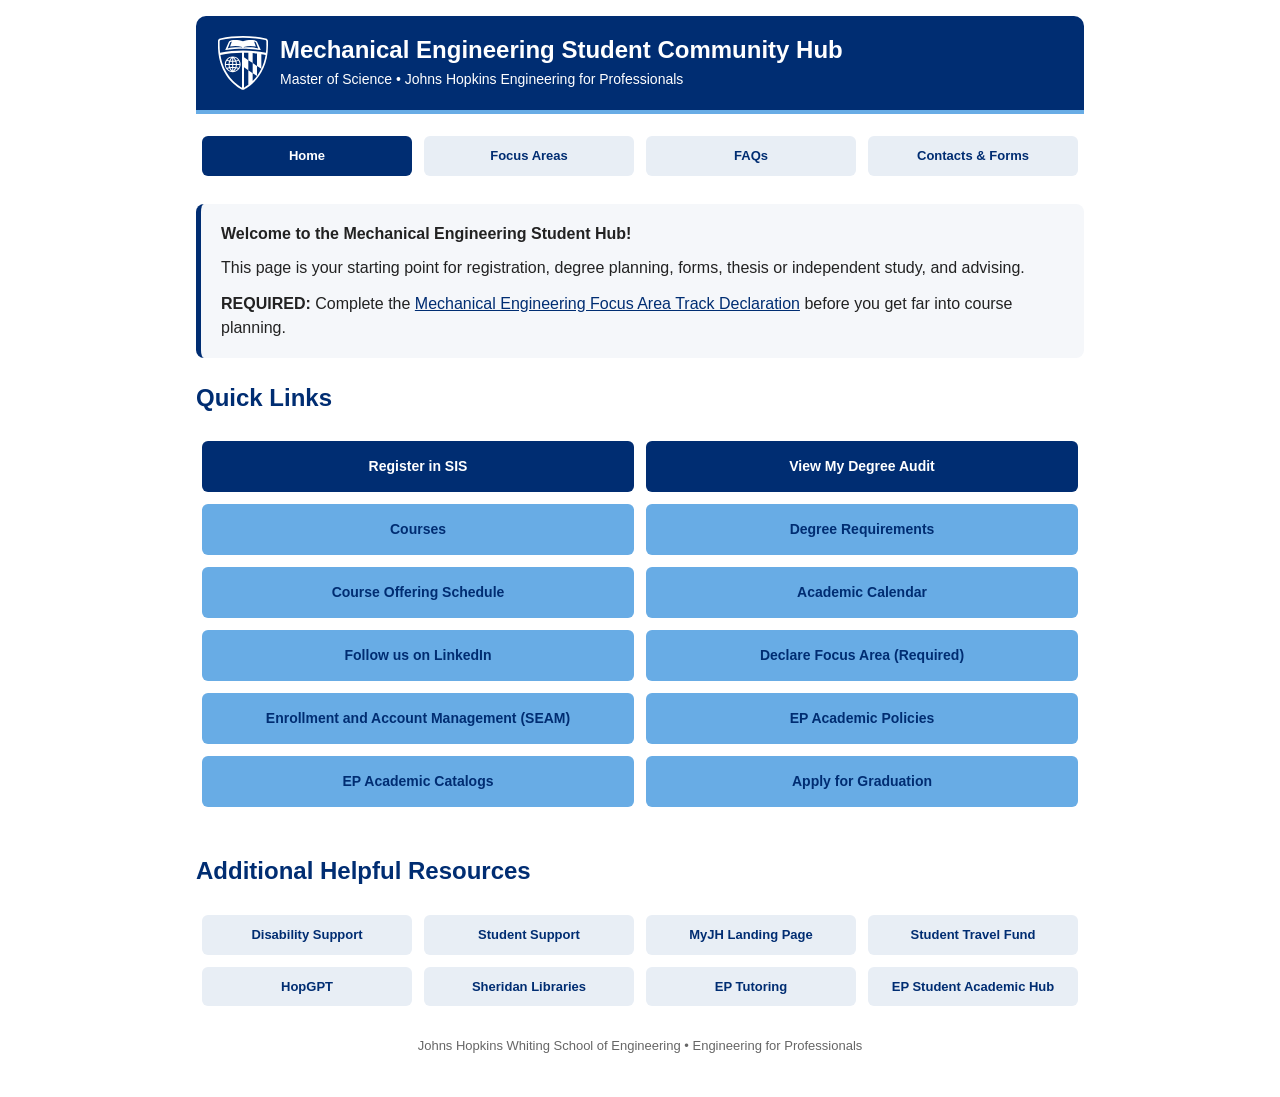
<file: index.html>
<!DOCTYPE html>
<html lang="en">
<head>
  <meta charset="utf-8" />
  <meta name="viewport" content="width=device-width, initial-scale=1" />
  <title>Mechanical Engineering Student Community Hub</title>
  <link rel="stylesheet" href="assets/hub.css" />
</head>
<body>
<div>
  <div style="background: var(--navy); color: #fff; padding: 20px 22px; border-radius: 10px 10px 0 0; border-bottom: 4px solid var(--hopkins-blue);">
    <table style="width: 100%; border: 0; border-collapse: collapse; background: transparent;">
      <tr>
        <td style="width: 62px; border: 0; background: transparent; padding: 0; vertical-align: middle;">
          <img class="shield" src="assets/shield.svg" alt="Johns Hopkins University Shield" width="50" height="54" />
        </td>
        <td style="border: 0; background: transparent; padding: 0; vertical-align: middle;">
          <h1 style="margin: 0 0 4px 0; font-size: 24px; line-height: 1.2; color: #fff;">Mechanical Engineering Student Community Hub</h1>
          <p style="margin: 0; font-size: 14px; color: #fff;">Master of Science • Johns Hopkins Engineering for Professionals</p>
        </td>
      </tr>
    </table>
  </div>

  <div style="margin-top: 16px; margin-bottom: 22px;">
    <table cellspacing="0" cellpadding="0" border="0" style="width: 100%; border: 0; background: transparent;">
      <tbody>
        <tr>
          <td style="width: 25%; border: 0; background: transparent; padding: 6px;"><a class="btn btn-nav active" aria-current="page" href="index.html">Home</a></td>
          <td style="width: 25%; border: 0; background: transparent; padding: 6px;"><a class="btn btn-nav" href="focus.html">Focus Areas</a></td>
          <td style="width: 25%; border: 0; background: transparent; padding: 6px;"><a class="btn btn-nav" href="faqs.html">FAQs</a></td>
          <td style="width: 25%; border: 0; background: transparent; padding: 6px;"><a class="btn btn-nav" href="forms.html">Contacts &amp; Forms</a></td>
        </tr>
      </tbody>
    </table>
  </div>

  <div style="background: var(--page); padding: 18px 20px; border-radius: 8px; margin-bottom: 22px; border-left: 5px solid var(--navy);">
    <p style="margin: 0 0 10px 0;"><strong>Welcome to the Mechanical Engineering Student Hub!</strong></p>
    <p style="margin: 0 0 12px 0;">This page is your starting point for registration, degree planning, forms, thesis or independent study, and advising.</p>
    <p style="margin: 0;"><strong>REQUIRED:</strong> Complete the <a href="https://forms.cloud.microsoft/r/LrUqAbByZ4" target="_blank" rel="noopener">Mechanical Engineering Focus Area Track Declaration</a> before you get far into course planning.</p>
  </div>

  <h2>Quick Links</h2>
  <table cellspacing="0" cellpadding="0" border="0" style="width: 100%; border: 0; background: transparent;">
    <tbody>
      <tr>
        <td style="width: 50%; border: 0; background: transparent; padding: 6px;"><a class="btn btn-primary" href="https://sis.jhu.edu/" target="_blank" rel="noopener">Register in SIS</a></td>
        <td style="width: 50%; border: 0; background: transparent; padding: 6px;"><a class="btn btn-primary" href="https://stellic.jhu.edu/" target="_blank" rel="noopener">View My Degree Audit</a></td>
      </tr>
      <tr>
        <td style="width: 50%; border: 0; background: transparent; padding: 6px;"><a class="btn btn-secondary" href="https://ep.jhu.edu/programs/mechanical-engineering/courses/" target="_blank" rel="noopener">Courses</a></td>  
        <td style="width: 50%; border: 0; background: transparent; padding: 6px;"><a class="btn btn-secondary" href="https://ep.jhu.edu/programs/mechanical-engineering/masters-degree-requirements/" target="_blank" rel="noopener">Degree Requirements</a></td>
      </tr>
      <tr>
      <td style="width: 50%; border: 0; background: transparent; padding: 6px;"><a class="btn btn-secondary" href="https://ep.jhu.edu/wp-content/uploads/2020/09/scheduleplan-me.pdf" target="_blank" rel="noopener">Course Offering Schedule</a></td>
      <td style="width: 50%; border: 0; background: transparent; padding: 6px;"><a class="btn btn-secondary" href="https://ep.jhu.edu/student-services/academic-calendar/" target="_blank" rel="noopener">Academic Calendar</a></td>   
      </tr>
      <tr>
       <td style="width: 50%; border: 0; background: transparent; padding: 6px;"><a class="btn btn-secondary" href="https://www.linkedin.com/groups/13042174/" target="_blank" rel="noopener">Follow us on LinkedIn</a></td>
        <td style="width: 50%; border: 0; background: transparent; padding: 6px;"><a class="btn btn-secondary" href="https://forms.cloud.microsoft/r/LrUqAbByZ4" target="_blank" rel="noopener">Declare Focus Area (Required)</a></td>
      </tr>
      <tr>
        <td style="width: 50%; border: 0; background: transparent; padding: 6px;"><a class="btn btn-secondary" href="https://support.sis.jhu.edu/case-home" target="_blank" rel="noopener">Enrollment and Account Management (SEAM)</a></td>
        <td style="width: 50%; border: 0; background: transparent; padding: 6px;"><a class="btn btn-secondary" href="https://ep.jhu.edu/student-services/academic-services/academic-policies/" target="_blank" rel="noopener">EP Academic Policies</a></td>
      </tr>
      <tr>
       <td style="width: 50%; border: 0; background: transparent; padding: 6px;"><a class="btn btn-secondary" href="https://ep.jhu.edu/student-services/academic-catalogs/" target="_blank" rel="noopener">EP Academic Catalogs</a></td>
       <td style="width: 50%; border: 0; background: transparent; padding: 6px;"><a class="btn btn-secondary" href="https://ep.jhu.edu/current-students/graduation-information/" target="_blank" rel="noopener">Apply for Graduation</a></td>
      </tr>
      <tr>
        <td style="width: 50%; border: 0; background: transparent; padding: 6px;"></td>
      </tr>
    </tbody>
  </table>

  <h2 style="margin-top: 28px;">Additional Helpful Resources</h2>
  <table cellspacing="0" cellpadding="0" border="0" style="width: 100%; border: 0; background: transparent;">
    <tbody>
      <tr>
        <td style="width: 25%; border: 0; background: transparent; padding: 6px;"><a class="btn btn-ghost" href="https://sds.jhu.edu/" target="_blank" rel="noopener">Disability Support</a></td>
        <td style="width: 25%; border: 0; background: transparent; padding: 6px;"><a class="btn btn-ghost" href="https://engineering.jhu.edu/studentaffairs/navigatingnonacademicissues/" target="_blank" rel="noopener">Student Support</a></td>
        <td style="width: 25%; border: 0; background: transparent; padding: 6px;"><a class="btn btn-ghost" href="https://my.jh.edu/" target="_blank" rel="noopener">MyJH Landing Page</a></td>
        <td style="width: 25%; border: 0; background: transparent; padding: 6px;"><a class="btn btn-ghost" href="https://ep.jhu.edu/student-services/student-travel-fund/" target="_blank" rel="noopener">Student Travel Fund</a></td>      
      </tr>
      <tr>
        <td style="width: 25%; border: 0; background: transparent; padding: 6px;"><a class="btn btn-ghost" href="https://chat.ai.jh.edu/login" target="_blank" rel="noopener">HopGPT</a></td>
        <td style="width: 25%; border: 0; background: transparent; padding: 6px;"><a class="btn btn-ghost" href="https://www.library.jhu.edu/" target="_blank" rel="noopener">Sheridan Libraries</a></td>
        <td style="width: 25%; border: 0; background: transparent; padding: 6px;"><a class="btn btn-ghost" href="https://tutor.ep.jhu.edu/" target="_blank" rel="noopener">EP Tutoring</a></td>
        <td style="width: 25%; border: 0; background: transparent; padding: 6px;"><a class="btn btn-ghost" href="https://ep.jhu.edu/student-services/academic-affairs/" target="_blank" rel="noopener">EP Student Academic Hub</a></td>
      </tr>
    </tbody>
  </table>

  <p style="margin-top: 24px; font-size: 13px; color: #666; text-align: center;">Johns Hopkins Whiting School of Engineering • Engineering for Professionals</p>
</div>
</body>
</html>
</file>
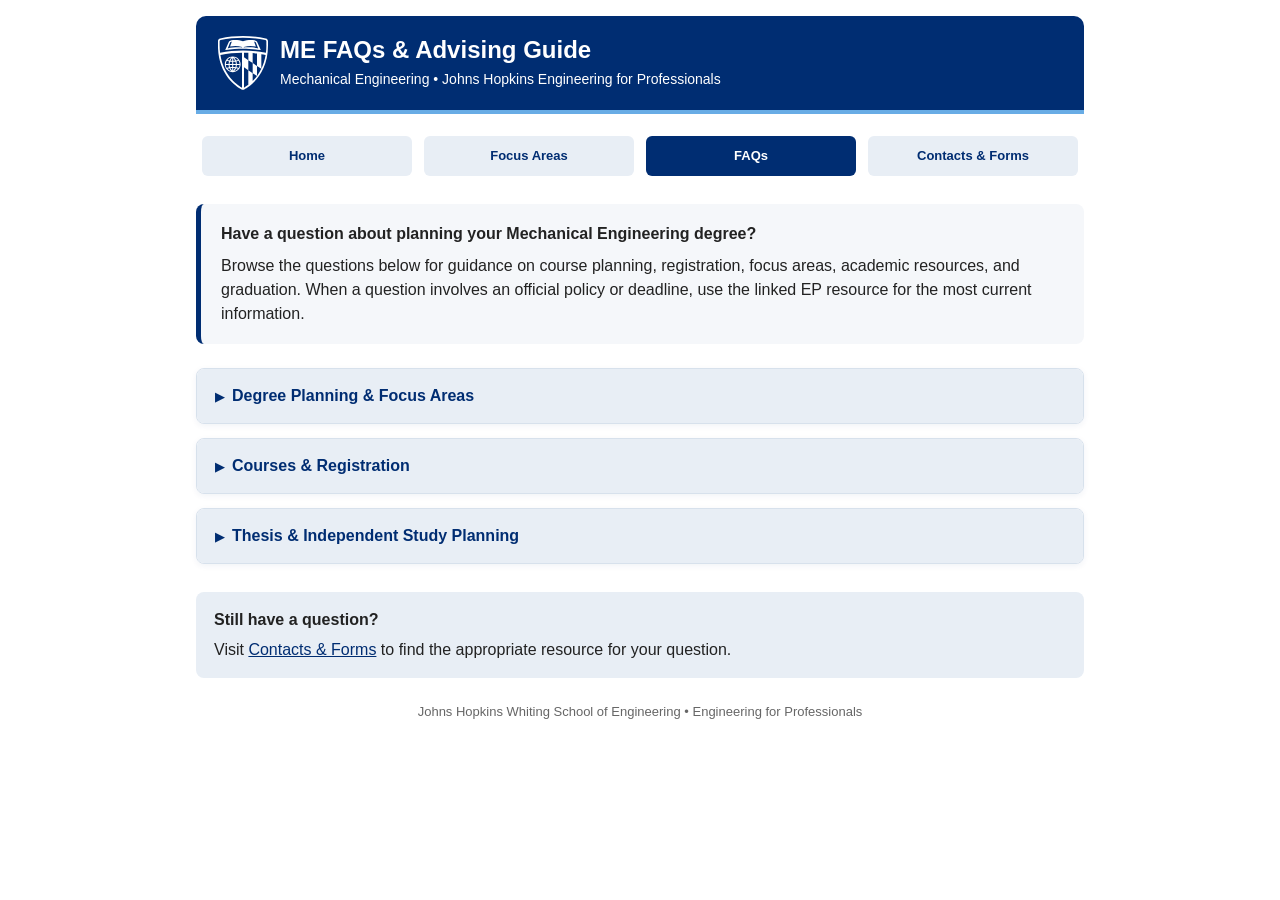
<file: faqs.html>
<!DOCTYPE html>
<html lang="en">
<head>
  <meta charset="utf-8" />
  <meta name="viewport" content="width=device-width, initial-scale=1" />
  <title>ME FAQs & Advising Guide</title>

  <link rel="stylesheet" href="assets/hub.css" />

  <style>
    /* FAQ category boxes */
    .faq-category {
      margin: 0 0 14px 0;
      padding: 0;
      border: 1px solid #d7e1ec;
      border-radius: 8px;
      background: #fff;
      overflow: hidden;
      box-shadow: 0 2px 6px rgba(0, 45, 114, 0.06);
    }

    .faq-category > summary {
      padding: 15px 18px;
      background: #e8eef5;
      color: #002D72;
      font-size: 16px;
      font-weight: 700;
    }

    .faq-category > summary::before {
      font-size: 12px;
    }

    .faq-category[open] > summary {
      background: #002D72;
      color: #fff;
    }

    .faq-category-content {
      padding: 8px 18px 12px 18px;
      background: #fff;
    }

    /* Individual FAQ questions */
    .faq-question {
      margin: 0;
      padding: 12px 0;
      border-bottom: 1px solid #e0e0e0;
    }

    .faq-question:last-child {
      border-bottom: 0;
      padding-bottom: 6px;
    }

    .faq-question > summary {
      cursor: pointer;
      font-weight: 600;
      color: #002D72;
      font-size: 15px;
      list-style: none;
    }

    /*
      IMPORTANT:
      The > selector ensures only the summary directly belonging
      to the opened <details> rotates.
    */
    details > summary::before {
      content: "▶";
      display: inline-block;
      margin-right: 8px;
      font-size: 11px;
      transition: transform 0.2s ease;
    }

    details[open] > summary::before {
      transform: rotate(90deg);
    }

    .faq-question > div {
      padding: 12px 8px 4px 18px;
      color: #333;
    }

    .faq-question p {
      margin: 0 0 14px 0;
    }

    .faq-question p:last-child {
      margin-bottom: 0;
    }
    /* Correct nested FAQ chevron behavior */
details > summary::before {
  transform: rotate(0deg) !important;
}

details[open] > summary::before {
  transform: rotate(90deg) !important;
}
  </style>
</head>

<body>
<div>

  <!-- Header -->
  <div style="background:#002D72;color:#fff;padding:20px 22px;border-radius:10px 10px 0 0;border-bottom:4px solid #68ACE5;">
    <table style="width:100%;border:0;border-collapse:collapse;background:transparent;">
      <tr>
        <td style="width:62px;border:0;background:transparent;padding:0;vertical-align:middle;">
          <img
            class="shield"
            src="assets/shield.svg"
            alt="Johns Hopkins University Shield"
            width="50"
            height="54"
          />
        </td>

        <td style="border:0;background:transparent;padding:0;vertical-align:middle;">
          <h1 style="margin:0 0 4px 0;font-size:24px;line-height:1.2;color:#fff;">
            ME FAQs & Advising Guide
          </h1>

          <p style="margin:0;font-size:14px;color:#fff;">
            Mechanical Engineering • Johns Hopkins Engineering for Professionals
          </p>
        </td>
      </tr>
    </table>
  </div>


  <!-- Navigation -->
  <div style="margin:16px 0 22px 0;">
    <table style="width:100%;border:0;border-collapse:collapse;background:transparent;">
      <tr>
        <td style="width:25%;padding:6px;border:0;background:transparent;">
          <a class="btn btn-nav" href="index.html">Home</a>
        </td>

        <td style="width:25%;padding:6px;border:0;background:transparent;">
          <a class="btn btn-nav" href="focus.html">Focus Areas</a>
        </td>

        <td style="width:25%;padding:6px;border:0;background:transparent;">
          <a class="btn btn-nav active" href="faqs.html" aria-current="page">FAQs</a>
        </td>

        <td style="width:25%;padding:6px;border:0;background:transparent;">
          <a class="btn btn-nav" href="forms.html">Contacts & Forms</a>
        </td>
      </tr>
    </table>
  </div>


  <!-- Intro -->
  <div style="background:#f5f7fa;padding:18px 20px;border-radius:8px;margin-bottom:24px;border-left:5px solid #002D72;">
    <p style="margin:0 0 8px 0;">
      <strong>Have a question about planning your Mechanical Engineering degree?</strong>
    </p>

    <p style="margin:0;">
      Browse the questions below for guidance on course planning, registration, focus areas,
      academic resources, and graduation. When a question involves an official policy or
      deadline, use the linked EP resource for the most current information.
    </p>
  </div>


  <!-- ========================================================= -->
  <!-- DEGREE PLANNING & FOCUS AREAS -->
  <!-- ========================================================= -->

  <details class="faq-category" name="faq-category-group">
    <summary>Degree Planning & Focus Areas</summary>

    <div class="faq-category-content">

      <details class="faq-question" name="degree-planning-group">
        <summary>Do I need to declare a Mechanical Engineering focus area?</summary>

        <div>
          <p>
            Yes. Students should complete the
            <a
              href="https://forms.cloud.microsoft/r/LrUqAbByZ4"
              target="_blank"
              rel="noopener"
            >Mechanical Engineering Focus Area Track Declaration</a>
            when beginning to plan their coursework.
          </p>

          <p>
            Review the
            <a href="focus.html">Focus Areas</a>
            page to explore the available focus areas, course maps, and related coursework.
          </p>
        </div>
      </details>


      <details class="faq-question" name="degree-planning-group">
        <summary>Can I change my focus area later?</summary>

        <div>
          <p>
            Yes. If you are considering changing your focus area, work directly with your
            academic advisor to review your degree progress and remaining requirements.
          </p>

          <p>
            Your advisor can help determine how a change in focus area may affect your
            planned coursework and ensure that any necessary adjustments support your
            academic goals and anticipated graduation timeline.
          </p>
        </div>
      </details>


      <details class="faq-question" name="degree-planning-group">
        <summary>How do I know which courses count toward my focus area?</summary>

        <div>
          <p>
            Start by reviewing the
            <a href="focus.html">Focus Areas</a>
            page and the course map provided for your selected focus area. These resources
            can help you identify courses that align with your focus area and plan your path
            through the program.
          </p>

          <p>
            Work with your academic advisor to develop a course plan that supports your
            academic and professional goals while keeping you on track for graduation.
            Be sure to verify the official
            <a
              href="https://ep.jhu.edu/programs/mechanical-engineering/masters-degree-requirements/"
              target="_blank"
              rel="noopener"
            >Degree Requirements</a>
            applicable to your catalog year when making course selections.
          </p>
        </div>
      </details>


      <details class="faq-question" name="degree-planning-group">
        <summary>How many courses are required for the master's degree?</summary>

        <div>
          <p>
            Review the current
            <a
              href="https://ep.jhu.edu/programs/mechanical-engineering/masters-degree-requirements/"
              target="_blank"
              rel="noopener"
            >Degree Requirements</a>
            page for the official requirements applicable to your catalog year.
          </p>
        </div>
      </details>


      <details class="faq-question" name="degree-planning-group">
        <summary>Is 535.641 Mathematical Methods for Engineers required in the first semester?</summary>

        <div>
          <p>
            535.641 Mathematical Methods for Engineers is commonly used in early degree
            planning, but students should follow their individual degree plan and advising
            guidance that applies to their situation.
          </p>

          <p>
            Review the
            <a
              href="https://ep.jhu.edu/programs/mechanical-engineering/masters-degree-requirements/"
              target="_blank"
              rel="noopener"
            >Degree Requirements</a>
            page and your degree audit to confirm what is required for your program.
          </p>
        </div>
      </details>

    </div>
  </details>


  <!-- ========================================================= -->
  <!-- COURSES & REGISTRATION -->
  <!-- ========================================================= -->

  <details class="faq-category" name="faq-category-group">
    <summary>Courses & Registration</summary>

    <div class="faq-category-content">

      <details class="faq-question" name="course-registration-group">
        <summary>How do I register for courses?</summary>

        <div>
          <p>
            Check the
            <a
              href="https://ep.jhu.edu/student-services/academic-calendar/"
              target="_blank"
              rel="noopener"
            >Academic Calendar</a>
            for registration dates, then register through
            <a
              href="https://sis.jhu.edu/"
              target="_blank"
              rel="noopener"
            >SIS</a>.
          </p>
        </div>
      </details>


      <details class="faq-question" name="course-registration-group">
        <summary>Where can I see which courses are offered in an upcoming semester?</summary>

        <div>
          <p>
            Use the
            <a
              href="https://ep.jhu.edu/wp-content/uploads/2020/09/scheduleplan-me.pdf"
              target="_blank"
              rel="noopener"
            >Course Offering Schedule</a>
            to plan your coursework across future semesters.
          </p>

          <p>
            When preparing to register, use the
            <a
              href="https://ep.jhu.edu/courses/"
              target="_blank"
              rel="noopener"
            >EP Courses</a>
            page to view current course offerings, schedules, and available sections.
            Course offerings are subject to change, so be sure to review the EP Courses
            page when planning your registration for an upcoming semester.
          </p>
        </div>
      </details>


      <details class="faq-question" name="course-registration-group">
        <summary>Is the Course Offering Schedule guaranteed?</summary>

        <div>
          <p>
            No. The Course Offering Schedule is intended as a planning resource and may
            change based on program scheduling needs.
          </p>

          <p>
            Be sure to review the
            <a
              href="https://ep.jhu.edu/courses/"
              target="_blank"
              rel="noopener"
            >EP Courses</a>
            page for current offerings when preparing to register.
          </p>
        </div>
      </details>


      <details class="faq-question" name="course-registration-group">
        <summary>What should I do if a course I want is full?</summary>

        <div>
          <p>
            If a course is full, register for the waitlist. If a seat becomes available, you will receive a notification with instructions to accept the available spot.
          </p>
          Joining the waitlist is also important for course planning. Waitlist demand helps the program assess student interest and determine whether an additional section may be needed and can be offered that semester. For this reason, students who are     interested in a full course are encouraged to join the waitlist rather than simply checking back for an opening.
          </p>
        </div>
      </details>

      <details class="faq-question" name="course-registration-group">
        <summary>What if SIS will not let me register?</summary>

        <div>
          <p>
            For enrollment or account-management issues, use
            <a
              href="https://support.sis.jhu.edu/case-home"
              target="_blank"
              rel="noopener"
            >Student Case Management</a> (SEAM).
          </p>
        </div>
      </details>

<details class="faq-question" name="course-registration-group">
  <summary>Can I take courses outside of Mechanical Engineering?</summary>

  <div>
    <p>
      Yes. The Mechanical Engineering
      <a
        href="https://ep.jhu.edu/programs/mechanical-engineering/masters-degree-requirements/"
        target="_blank"
        rel="noopener"
      >Degree Requirements</a>
      allow students to take courses outside of the Mechanical Engineering program as part of their elective coursework.
    </p>

    <p>
      At least two of the four electives must be from a core engineering discipline listed below, and at most two electives may be chosen from other programs:
    </p>

    <ul>
      <li>Applied and Computational Mathematics</li>
      <li>Applied Biomedical Engineering</li>
      <li>Applied Physics</li>
      <li>Artificial Intelligence</li>
      <li>Chemical and Biomolecular Engineering</li>
      <li>Civil Engineering</li>
      <li>Computer Science</li>
      <li>Data Science</li>
      <li>Electrical and Computer Engineering</li>
      <li>Materials Science and Engineering</li>
      <li>Mechanical Engineering</li>
      <li>Robotics and Autonomous Systems</li>
    </ul>

    <p>
      <strong>Before registering for a course outside of Mechanical Engineering, consult with your academic advisor to confirm that the course will apply appropriately toward your degree requirements and overall course plan.</strong>
    </p>
  </div>
</details>

    </div>
  </details>


  <!-- ========================================================= -->
  <!-- THESIS / INDEPENDENT STUDY -->
  <!-- ========================================================= -->

  <details class="faq-category" name="faq-category-group">
    <summary>Thesis & Independent Study Planning</summary>

    <div class="faq-category-content">

<details class="faq-question" name="special-planning-group">
  <summary>Can I complete a thesis as part of my master's degree?</summary>

  <div>
    <p>
      Yes. Students may pursue the thesis option, which consists of a coordinated sequence
      of eight courses plus a 6-credit master's thesis.
    </p>

    <p><strong>Key requirements include:</strong></p>

    <ul>
      <li>
        <strong>Prior approval is required.</strong>
        Students must obtain written approval from both their academic advisor and the
        Program Chair before pursuing the thesis option.
      </li>

      <li>
        <strong>An approved research advisor is required.</strong>
        The research advisor may be a current full-time faculty member in the Johns Hopkins
        Department of Mechanical Engineering or a current instructor in the Engineering for
        Professionals Mechanical Engineering program.
      </li>

      <li>
        <strong>Thesis research typically begins after focus-area coursework is complete</strong>
        and should generally be completed within no more than three consecutive semesters.
      </li>

      <li>
        <strong>Students complete a two-course thesis sequence:</strong>
        EN.535.820 Master’s Graduate Research and EN.535.821 Master’s Graduate Thesis,
        for a total of 6 thesis credits.
      </li>
    </ul>

    <p>
      Students interested in the thesis option should begin by discussing their plans with
      their academic advisor to ensure the thesis pathway can be appropriately incorporated
      into their degree plan.
    </p>
  </div>
</details>


<details class="faq-question" name="special-planning-group">
  <summary>How do I get started with a thesis?</summary>

  <div>
    <p>
      Begin by reviewing the
      <a
        href="https://ep.jhu.edu/wp-content/uploads/2026/04/ME-Thesis-Process.pdf"
        target="_blank"
        rel="noopener"
      >Thesis Process Guidelines</a>,
      which outline the steps for developing and submitting your thesis proposal.
    </p>

    <p>
      Once your proposal is complete, complete the
      <a
        href="https://ep.jhu.edu/wp-content/uploads/2021/01/Thesis-Approval-Form-4-8-25.pdf"
        target="_blank"
        rel="noopener"
      >Thesis Approval Form</a>
      and obtain all required signatures.
    </p>

    <p>
      Submit the completed proposal and approval form through
      <a
        href="https://support.sis.jhu.edu/case-home"
        target="_blank"
        rel="noopener"
      >SEAM Student Case Management</a>
      for review and enrollment in the appropriate thesis course.
    </p>
  </div>
</details>


      <details class="faq-question" name="special-planning-group">
  <summary>What is an Independent Study, and how do I enroll?</summary>

  <div>
    <p>
      An Independent Study is an individually tailored, supervised project on a subject
      related to mechanical engineering. The project content and expectations are
      developed and agreed upon by the student and faculty sponsor.
    </p>

    <p><strong>Key requirements include:</strong></p>

    <ul>
      <li>
        <strong>Timing:</strong>
        Independent Study may only be taken during the second half of a student's
        master's degree program.
      </li>

      <li>
        <strong>Faculty supervision:</strong>
        All Independent Studies must be supervised by a current Mechanical Engineering
        instructor. Exceptions require approval from the Mechanical Engineering Program Chair.
      </li>

      <li>
        <strong>Prior coursework:</strong>
        The Independent Study must build upon material from prior Mechanical Engineering
        coursework.
      </li>

      <li>
        <strong>Proposal and approval:</strong>
        Students must complete the
        <a
          href="https://ep.jhu.edu/wp-content/uploads/2020/09/Independent-Study-Project.pdf"
          target="_blank"
          rel="noopener"
        >Independent Study Project Proposal Form</a>
        and obtain all required signatures.
      </li>
    </ul>

    <p>
      Once the proposal and approval form are complete, submit the materials through
      <a
        href="https://support.sis.jhu.edu/case-home"
        target="_blank"
        rel="noopener"
      >SEAM Student Case Management</a>
      for review and enrollment.
    </p>
  </div>
</details>
  
  </div>
</details>

 
  <!-- Still Have a Question -->
  <div style="background:#e8eef5;padding:16px 18px;border-radius:8px;margin-top:28px;">
    <p style="margin:0 0 6px 0;">
      <strong>Still have a question?</strong>
    </p>

    <p style="margin:0;">
      Visit
      <a href="forms.html">Contacts & Forms</a>
      to find the appropriate resource for your question.
    </p>
  </div>


  <!-- Footer -->
  <p style="margin-top:24px;font-size:13px;color:#666;text-align:center;">
    Johns Hopkins Whiting School of Engineering • Engineering for Professionals
  </p>

</div>


<!-- ========================================================= -->
<!-- ACCORDION SCRIPT -->
<!-- ========================================================= -->

<script>
  /*
    FAQ accordion behavior:
    - Only one main category can be open at a time.
    - Only one question within a category can be open at a time.
    - When a category closes, all questions inside that category also close.
  */

  document.querySelectorAll('details.faq-category').forEach(function(category) {

    category.addEventListener('toggle', function() {

      if (!category.open) {
        // Close all questions inside this category
        category.querySelectorAll('details.faq-question').forEach(function(question) {
          question.removeAttribute('open');
        });

        return;
      }

      // Close all other categories
      document.querySelectorAll('details.faq-category').forEach(function(otherCategory) {

        if (otherCategory !== category) {

          // Close all questions inside the other category first
          otherCategory.querySelectorAll('details.faq-question').forEach(function(question) {
            question.removeAttribute('open');
          });

          // Then close the other category
          otherCategory.removeAttribute('open');
        }

      });

    });

  });


  // Only one question can be open within a category
  document.querySelectorAll('details.faq-question').forEach(function(question) {

    question.addEventListener('toggle', function() {

      if (!question.open) return;

      var parentCategory = question.closest('.faq-category');

      if (!parentCategory) return;

      parentCategory.querySelectorAll('details.faq-question').forEach(function(otherQuestion) {

        if (otherQuestion !== question) {
          otherQuestion.removeAttribute('open');
        }

      });

    });

  });
</script>

</body>
</html>
</file>
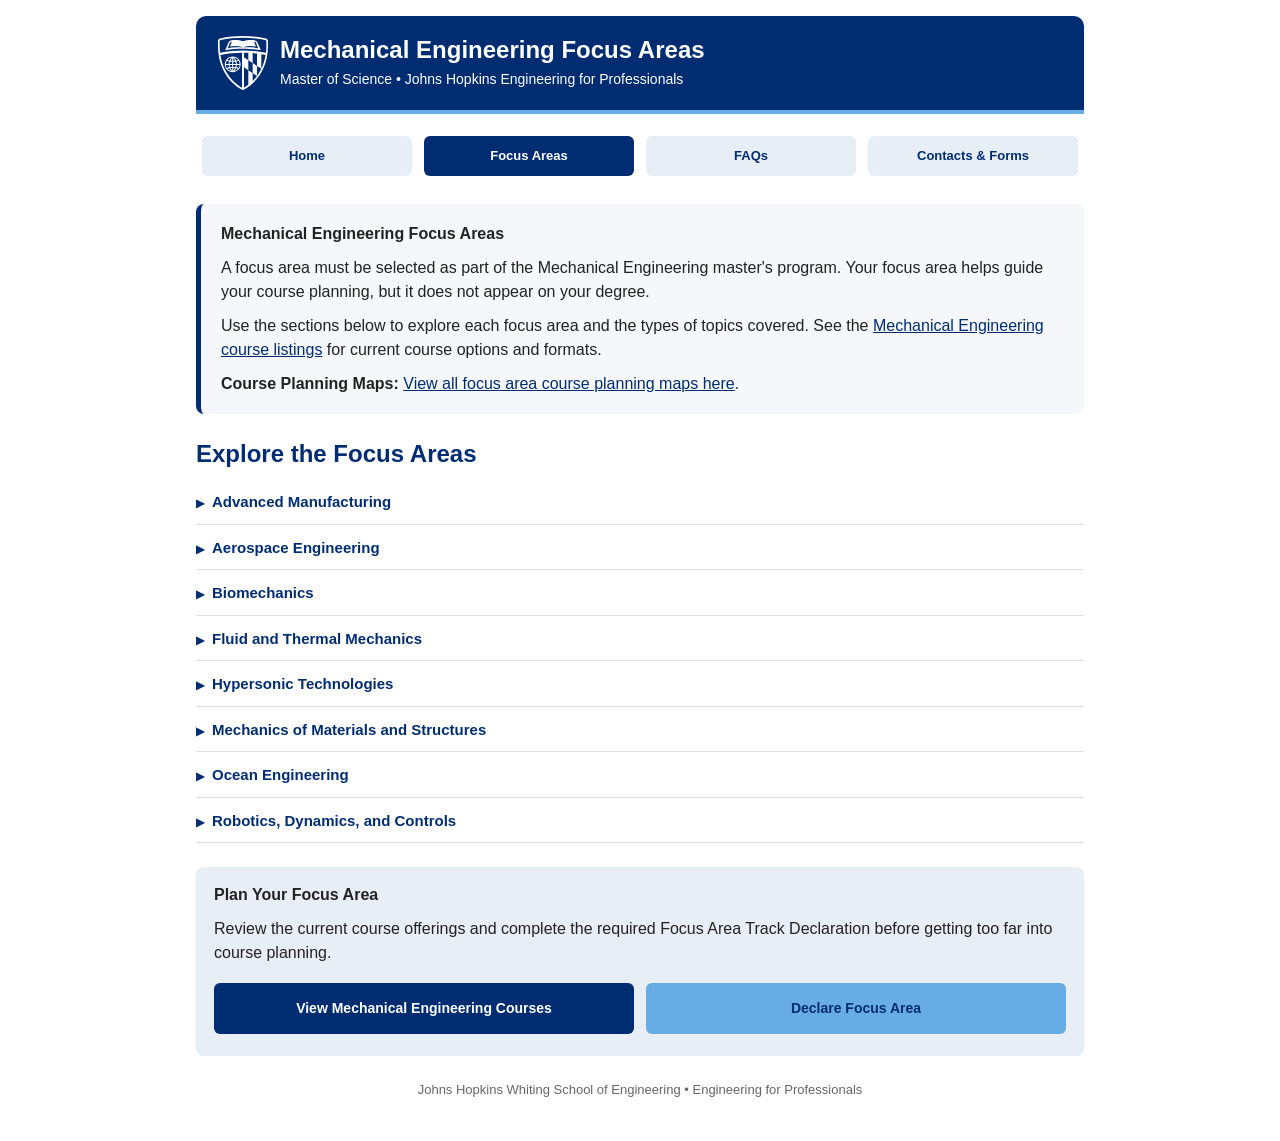
<file: focus.html>
<!DOCTYPE html>
<html lang="en">
<head>
  <meta charset="utf-8" />
  <meta name="viewport" content="width=device-width, initial-scale=1" />
  <title>Mechanical Engineering Focus Areas</title>
  <link rel="stylesheet" href="assets/hub.css" />
</head>
<body>
<div>
  <div style="background: var(--navy); color: white; padding: 20px 22px; border-radius: 10px 10px 0 0; border-bottom: 4px solid var(--hopkins-blue);">
    <table style="width: 100%; border: 0; border-collapse: collapse; background: transparent;">
      <tr>
        <td style="width: 62px; border: 0; background: transparent; padding: 0; vertical-align: middle;">
          <img class="shield" src="assets/shield.svg" alt="Johns Hopkins University Shield" width="50" height="54" />
        </td>
        <td style="border: 0; background: transparent; padding: 0; vertical-align: middle;">
          <h1 style="margin: 0 0 4px 0; font-size: 24px; line-height: 1.2; color: #ffffff;">Mechanical Engineering Focus Areas</h1>
          <p style="margin: 0; font-size: 14px; color: #ffffff;">Master of Science • Johns Hopkins Engineering for Professionals</p>
        </td>
      </tr>
    </table>
  </div>

  <div style="margin-top: 16px; margin-bottom: 22px;">
    <table cellspacing="0" cellpadding="0" border="0" style="width: 100%; border: 0; background: transparent;">
      <tbody><tr>
        <td style="width: 25%; border: 0; background: transparent; padding: 6px;"><a class="btn btn-nav" href="index.html">Home</a></td>
        <td style="width: 25%; border: 0; background: transparent; padding: 6px;"><a class="btn btn-nav active" aria-current="page" href="focus.html">Focus Areas</a></td>
        <td style="width: 25%; border: 0; background: transparent; padding: 6px;"><a class="btn btn-nav" href="faqs.html">FAQs</a></td>
        <td style="width: 25%; border: 0; background: transparent; padding: 6px;"><a class="btn btn-nav" href="forms.html">Contacts &amp; Forms</a></td>
      </tr></tbody>
    </table>
  </div>

  <div style="background: var(--page); padding: 18px 20px; border-radius: 8px; margin-bottom: 22px; border-left: 5px solid var(--navy);">
    <p style="margin: 0 0 10px 0;"><strong>Mechanical Engineering Focus Areas</strong></p>
<p style="margin: 0 0 10px 0;">
    A focus area must be selected as part of the Mechanical Engineering master's program. 
    Your focus area helps guide your course planning, but it does not appear on your degree.
  </p>

  <p style="margin: 0 0 10px 0;">
    Use the sections below to explore each focus area and the types of topics covered. 
    See the 
    <a 
      href="https://ep.jhu.edu/programs/mechanical-engineering/courses/" 
      target="_blank" 
      rel="noopener"
    >Mechanical Engineering course listings</a> 
    for current course options and formats.
  </p>

  <p style="margin: 0;">
    <strong>Course Planning Maps:</strong>
    <a
      href="assets/focus-area-maps/MechE_Student_CourseMaps.pdf"
      target="_blank"
      rel="noopener"
    >View all focus area course planning maps here</a>.
  </p>

</div>

  <h2>Explore the Focus Areas</h2>

  <details>
    <summary>Advanced Manufacturing</summary>
    <div>
      <p>Study the automation of design and manufacturing systems including computer-aided design (CAD), computer-aided engineering (CAE), computer-aided manufacturing (CAM), and robotics. Gain understanding of the relationships between process machinery, process conditions, and material properties, as well as learn to design precision machines, instruments, and mechanisms through an understanding of gears, bearings, actuators, and sensors. Develop a clear understanding of positional repeatability and accuracy as well as sources of machine and instrumentation errors. Gain broad knowledge in smart automation, intelligent sensing, computer-integrated manufacturing, quality control, supply chain coordination, and explore the latest manufacturing processes in high-tech industries.</p>
      <p>With exposure to both technical and analytical methods for advanced manufacturing, graduates will be ready to excel in cross-disciplinary engineering roles driving manufacturing innovation, efficiency, and competitiveness through digitalization and smart automation.</p>
       <p style="margin-top:16px;">
      <a
        class="btn btn-ghost"
        href="assets/focus-area-maps/AdvancedManufacturing_CourseMap.pdf"
        target="_blank"
        rel="noopener"
      >View the Advanced Manufacturing course map here</a>
    </p>
    </div>
  </details>

  <details>
    <summary>Aerospace Engineering</summary>
    <div>
      <p>Study the analysis, design, and development of aircraft, spacecraft, satellites, and rockets. Gain broad foundations in aerodynamics, aerospace materials, structures, propulsion, flight dynamics, orbital mechanics, systems integration, and aerospace manufacturing.  Explore topics such as aerodynamic analysis, computational fluid dynamics, aircraft structures, attitude determination and control, trajectory optimization, and propulsion. </p>
      <p>With exposure to core aeronautics and astronautics principles, graduates are prepared for rewarding careers advancing aerospace science and technologies through analysis, modeling, simulation, and development roles across the aerospace and defense industries.</p>
       <p style="margin-top:16px;">
      <a
        class="btn btn-ghost"
        href="assets/focus-area-maps/AerospaceEngineering_CourseMap.pdf"
        target="_blank"
        rel="noopener"
      >View the Aerospace Engineering course map here</a>
    </p>
    </div>
  </details>

  <details>
    <summary>Biomechanics</summary>
    <div>
      <p>Apply mechanical engineering principles to understand the mechanics of biological systems and the human body. Study topics related to the musculoskeletal system, cardiovascular system, human motion, and flow within the body through a mechanics perspective. Gain core knowledge in solid and fluid mechanics relating to tissues, organs, and overall body function. Learn about constitutive models for structures like bone, cartilage, ligaments, skin, and vessels, as well as analyze dynamics and motor control for movement and examine design requirements for medical implants and prosthetics.</p>
      <p>With a blend of mechanics fundamentals and bioengineering applications, graduates are prepared for biomedical and healthcare careers advancing patient treatment, diagnostics, and human recovery via technology innovations.</p>
       <p style="margin-top:16px;">
      <a
        class="btn btn-ghost"
        href="assets/focus-area-maps/Biomechanics_CourseMap.pdf"
        target="_blank"
        rel="noopener"
      >View the Biomechanics course map here</a>
    </p>
    </div>
  </details>

  <details>
    <summary>Fluid and Thermal Mechanics</summary>
    <div>
      <p>Develop advanced knowledge in fluid mechanics, thermodynamics, and heat transfer. Study the fundamentals of fluid flow, multiphase flows, thermodynamics, and heat exchange processes. Explore topics such as computational fluid dynamics, heat exchanger design, combustion, mass transfer, and renewable power systems. Examine a variety of single and multiphase fluid flow problems – including non-Newtonian flows, compressible flow, turbulence, boundary layers, and microfluidics. Understand solution methods for the transport of heat by conduction, convection, radiation, and phase change. Gain experience with analyzing and designing thermal-fluid systems and components such as turbines, pumps, valves, reactors, heat exchangers, and piping systems. Leverage computational methods and simulations tools for modeling complex thermofluids phenomena.</p>
      <p>Graduates are equipped for engineering careers related to processing plants, energy systems, propulsion, microfluidics, HVAC, and emerging fields in renewable energies.</p>
       <p style="margin-top:16px;">
      <a
        class="btn btn-ghost"
        href="assets/focus-area-maps/FluidThermalMechanics_CourseMap.pdf"
        target="_blank"
        rel="noopener"
      >View the Fluid and Thermal Mechanics course map here</a>
    </p>
    </div>
  </details>

  <details>
    <summary>Hypersonic Technologies</summary>
    <div>
      <p>Study the complex multidisciplinary challenges associated with sustained hypersonic flight, spanning speeds from Mach 5 to orbital velocities. Learn the fundamentals of high-speed aerodynamics, propulsion, materials, controls, and thermal management unique to the hypersonic flight regime. Explore topics such as scramjet/ramjet engines, high-temperature materials, plasma flow interactions, boundary layer transition, heat transfer, and guidance/navigation of hypervelocity vehicles. Examine the capabilities of existing and proposed hypersonic aircraft, re-entry vehicles, rocket systems, and space launchers. Understand the technology barriers and physical constraints that influence cruise and acceleration performance, range, maneuverability and survivability.</p>
      <p>With a balanced exposure to theoretical and practical problems, graduates will be equipped to take on lingering challenges in aerodynamic design, propulsion integration, materials development and flight control for practical hypersonic vehicles. </p>
       <p style="margin-top:16px;">
      <a
        class="btn btn-ghost"
        href="assets/focus-area-maps/HypersonicTechnologies_CourseMap.pdf"
        target="_blank"
        rel="noopener"
      >View the Hypersonic Technologies course map here</a>
    </p>
    </div>
  </details>

  <details>
    <summary>Mechanics of Materials and Structures</summary>
    <div>
      <p>Develop an in-depth understanding of solid mechanics and its application to analyzing structural systems across scale (from microelectromechanical systems to infrastructures). Gain core knowledge on stress and strain analysis of structural components, elasticity, plasticity, and failure/fracture mechanics, fatigue, creep, and advanced material models, vibration analysis with analytical and computational methods. Explore multi-scale modeling of material systems, characterization of material properties, design and analysis of mechanical components, dynamic simulation and testing of structures, and utilizing tools such as finite element analysis in the design and prediction process. Apply advanced mechanics principles to tackle real-world structural analysis and design problems across applications in aerospace, automotive, civil, marine, biomechanical, and other engineering systems.</p>
      <p>Graduates are prepared for engineering careers or research related to the modeling, testing, design, and development of advanced materials and structural systems through a combination of theoretical grounding and practical experience applying concepts to analyze complex structural systems across length scales.</p>
       <p style="margin-top:16px;">
      <a
        class="btn btn-ghost"
        href="assets/focus-area-maps/MoMaS_CourseMap.pdf"
        target="_blank"
        rel="noopener"
      >View the Mechanics of Materials and Structures course map here</a>
    </p>
    </div>
  </details>

  <details>
    <summary>Ocean Engineering</summary>
    <div>
      <p>Study the design, construction, and operation of equipment and systems for marine environments. Learn about naval architecture, ocean structures, underwater vehicles, ocean observing systems, coastal engineering, and marine renewable energy. Explore topics such as ship hydrodynamics, offshore platforms, subsea pipelines, ocean instrumentation, wave/tidal energy, and environmental monitoring.</p>
      <p>Graduates are prepared for careers in shipbuilding, offshore oil/gas, ocean research, marine industries, and alternative ocean energy.</p>
       <p style="margin-top:16px;">
      <a
        class="btn btn-ghost"
        href="assets/focus-area-maps/OceanEngineering_CourseMap.pdf"
        target="_blank"
        rel="noopener"
      >View the Ocean Engineering course map here</a>
    </p>
    </div>
  </details>

  <details>
    <summary>Robotics, Dynamics, and Controls</summary>
    <div>
      <p>Study different aspects of robot motion planning including rigid and compliant body kinematics, trajectory optimization, robust and adaptive control, machine vision, and mapping. Learn how to analyze dynamics and control for robotic manipulators and mobile systems. Gain hands-on experience programming autonomous ground vehicles, aerial robots, robotic arms and/or self-driving miniature cars. Learn classical feedback control techniques as well as modern optimal, adaptive, intelligent and learning control methodologies. </p>
      <p>Graduates are prepared for specialized research or industry careers in robotics and automation, with cross-disciplinary knowledge to tackle advanced challenges across domains such as manufacturing, surgery, transportation, defense, and more.</p>
       <p style="margin-top:16px;">
      <a
        class="btn btn-ghost"
        href="assets/focus-area-maps/RoboticsDynamicsControls_CourseMap.pdf"
        target="_blank"
        rel="noopener"
      >View the Robotics, Dynamics, and Controls course map here</a>
    </p>
    </div>
  </details>

  <div style="background: var(--mist); padding: 16px 18px; border-radius: 8px; margin-top: 24px; margin-bottom: 22px;">
    <p style="margin: 0 0 10px 0;"><strong>Plan Your Focus Area</strong></p>
    <p style="margin: 0 0 12px 0;">Review the current course offerings and complete the required Focus Area Track Declaration before getting too far into course planning.</p>
    <table cellspacing="0" cellpadding="0" border="0" style="width: 100%; border: 0; background: transparent;">
      <tbody><tr>
        <td style="width: 50%; border: 0; background: transparent; padding: 6px 6px 6px 0;">
          <a class="btn btn-primary" href="https://ep.jhu.edu/programs/mechanical-engineering/courses/" target="_blank" rel="noopener">View Mechanical Engineering Courses</a>
        </td>
        <td style="width: 50%; border: 0; background: transparent; padding: 6px 0 6px 6px;">
          <a class="btn btn-secondary" href="https://forms.cloud.microsoft/r/LrUqAbByZ4" target="_blank" rel="noopener">Declare Focus Area</a>
        </td>
      </tr></tbody>
    </table>
  </div>

  <p style="margin-top: 24px; font-size: 13px; color: #666; text-align: center;">Johns Hopkins Whiting School of Engineering • Engineering for Professionals</p>
</div>
  <script>
  // Allow only one focus area to be open at a time
  document.querySelectorAll('details').forEach(function(focusArea) {
    focusArea.addEventListener('toggle', function() {
      if (!focusArea.open) return;

      document.querySelectorAll('details').forEach(function(otherFocusArea) {
        if (otherFocusArea !== focusArea) {
          otherFocusArea.removeAttribute('open');
        }
      });
    });
  });
</script>
</body>
</html>
</file>
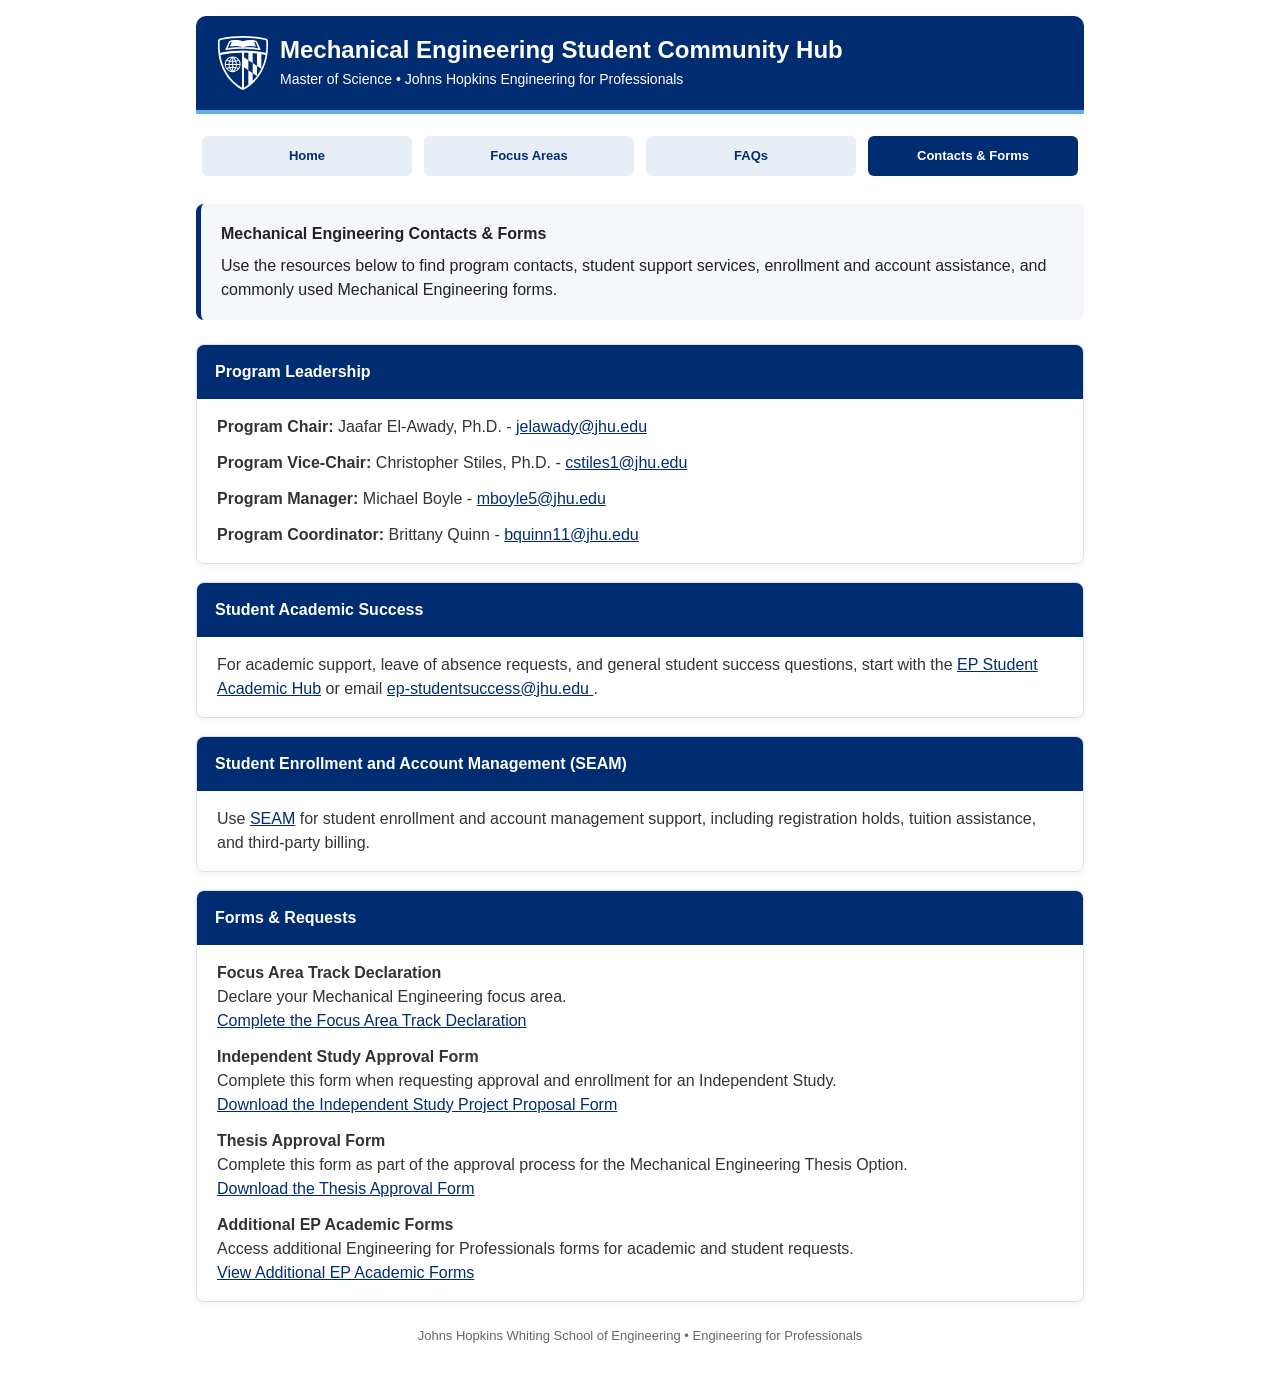
<file: forms.html>
<!DOCTYPE html>
<html lang="en">
<head>
  <meta charset="utf-8" />
  <meta name="viewport" content="width=device-width, initial-scale=1" />
  <title>Mechanical Engineering Contacts & Forms</title>

  <link rel="stylesheet" href="assets/hub.css" />

  <style>
    /* Static content boxes for Contacts & Forms */
    .contact-box {
      margin-bottom: 18px;
      border: 1px solid #d7e1ec;
      border-radius: 8px;
      background: #fff;
      overflow: hidden;
      box-shadow: 0 2px 6px rgba(0, 45, 114, 0.06);
    }

    .contact-box-header {
      background: #002D72;
      color: #fff;
      padding: 15px 18px;
      font-size: 16px;
      font-weight: 700;
    }

    .contact-box-content {
      padding: 16px 20px;
      background: #fff;
      color: #333;
    }

    .contact-box-content p {
      margin: 0 0 12px 0;
    }

    .contact-box-content p:last-child {
      margin-bottom: 0;
    }

    .contact-box-content ul {
      margin: 8px 0 0 20px;
      padding: 0;
    }

    .contact-box-content li {
      margin-bottom: 8px;
    }

    .contact-box-content li:last-child {
      margin-bottom: 0;
    }
  </style>
</head>

<body>

<div>

  <!-- ========================================================= -->
  <!-- HEADER -->
  <!-- ========================================================= -->

  <div style="background:#002D72;color:#fff;padding:20px 22px;border-radius:10px 10px 0 0;border-bottom:4px solid #68ACE5;">
    <table style="width:100%;border:0;border-collapse:collapse;background:transparent;">
      <tr>
        <td style="width:62px;border:0;background:transparent;padding:0;vertical-align:middle;">
          <img
            class="shield"
            src="assets/shield.svg"
            alt="Johns Hopkins University Shield"
            width="50"
            height="54"
          />
        </td>

        <td style="border:0;background:transparent;padding:0;vertical-align:middle;">
          <h1 style="margin:0 0 4px 0;font-size:24px;line-height:1.2;color:#fff;">
            Mechanical Engineering Student Community Hub
          </h1>

          <p style="margin:0;font-size:14px;color:#fff;">
            Master of Science • Johns Hopkins Engineering for Professionals
          </p>
        </td>
      </tr>
    </table>
  </div>


  <!-- ========================================================= -->
  <!-- NAVIGATION -->
  <!-- ========================================================= -->

  <div style="margin:16px 0 22px 0;">
    <table style="width:100%;border:0;border-collapse:collapse;background:transparent;">
      <tr>

        <td style="width:25%;padding:6px;border:0;background:transparent;">
          <a class="btn btn-nav" href="index.html">Home</a>
        </td>

        <td style="width:25%;padding:6px;border:0;background:transparent;">
          <a class="btn btn-nav" href="focus.html">Focus Areas</a>
        </td>

        <td style="width:25%;padding:6px;border:0;background:transparent;">
          <a class="btn btn-nav" href="faqs.html">FAQs</a>
        </td>

        <td style="width:25%;padding:6px;border:0;background:transparent;">
          <a class="btn btn-nav active" href="forms.html" aria-current="page">
            Contacts & Forms
          </a>
        </td>

      </tr>
    </table>
  </div>


  <!-- ========================================================= -->
  <!-- INTRO -->
  <!-- ========================================================= -->

  <div style="background:#f5f7fa;padding:18px 20px;border-radius:8px;margin-bottom:24px;border-left:5px solid #002D72;">

    <p style="margin:0 0 8px 0;">
      <strong>Mechanical Engineering Contacts & Forms</strong>
    </p>

    <p style="margin:0;">
      Use the resources below to find program contacts, student support services,
      enrollment and account assistance, and commonly used Mechanical Engineering forms.
    </p>

  </div>


  <!-- ========================================================= -->
  <!-- PROGRAM LEADERSHIP -->
  <!-- ========================================================= -->

  <div class="contact-box">

    <div class="contact-box-header">
      Program Leadership
    </div>

    <div class="contact-box-content">

      <p>
        <strong>Program Chair:</strong>
        Jaafar El-Awady, Ph.D. -
        <a href="mailto:jelawady@jhu.edu">jelawady@jhu.edu</a>
      </p>

      <p>
        <strong>Program Vice-Chair:</strong>
        Christopher Stiles, Ph.D. -
        <a href="mailto:cstiles1@jhu.edu">cstiles1@jhu.edu</a>
      </p>

      <p>
        <strong>Program Manager:</strong>
        Michael Boyle -
        <a href="mailto:mboyle5@jhu.edu">mboyle5@jhu.edu</a>
      </p>

      <p>
        <strong>Program Coordinator:</strong>
        Brittany Quinn -
        <a href="mailto:bquinn11@jhu.edu">bquinn11@jhu.edu</a>
      </p>

    </div>
  </div>


  <!-- ========================================================= -->
  <!-- STUDENT ACADEMIC SUCCESS -->
  <!-- ========================================================= -->

  <div class="contact-box">

    <div class="contact-box-header">
      Student Academic Success
    </div>

    <div class="contact-box-content">

      <p>
        For academic support, leave of absence requests, and general student success
        questions, start with the
        <a
          href="https://ep.jhu.edu/student-services/academic-affairs/"
          target="_blank"
          rel="noopener"
        >EP Student Academic Hub</a>
        or email
        <a href="mailto:ep-studentsuccess@jhu.edu">
          ep-studentsuccess@jhu.edu
        </a>.
      </p>

    </div>
  </div>


  <!-- ========================================================= -->
  <!-- SEAM -->
  <!-- ========================================================= -->

  <div class="contact-box">

    <div class="contact-box-header">
      Student Enrollment and Account Management (SEAM)
    </div>

    <div class="contact-box-content">

      <p>
        Use
        <a
          href="https://seam.jhu.edu/"
          target="_blank"
          rel="noopener"
        >SEAM</a>
        for student enrollment and account management support, including registration
        holds, tuition assistance, and third-party billing.
      </p>

    </div>
  </div>


  <!-- ========================================================= -->
  <!-- FORMS & REQUESTS -->
  <!-- ========================================================= -->

  <div class="contact-box">

    <div class="contact-box-header">
      Forms & Requests
    </div>

    <div class="contact-box-content">

      <p>
        <strong>Focus Area Track Declaration</strong><br />
        Declare your Mechanical Engineering focus area. <br>
        <a
          href="https://forms.cloud.microsoft/r/LrUqAbByZ4"
          target="_blank"
          rel="noopener"
        >Complete the Focus Area Track Declaration</a>
      </p>

      <p>
        <strong>Independent Study Approval Form</strong><br />
        Complete this form when requesting approval and enrollment for an Independent Study. <br>
        <a
          href="https://ep.jhu.edu/wp-content/uploads/2020/09/Independent-Study-Project.pdf"
          target="_blank"
          rel="noopener"
        >Download the Independent Study Project Proposal Form</a>
      </p>

      <p>
        <strong>Thesis Approval Form</strong><br />
        Complete this form as part of the approval process for the Mechanical Engineering Thesis Option.<br>
        <a
          href="https://ep.jhu.edu/wp-content/uploads/2021/01/Thesis-Approval-Form-4-8-25.pdf"
          target="_blank"
          rel="noopener"
        >Download the Thesis Approval Form</a>
      </p>

      <p>
        <strong>Additional EP Academic Forms</strong><br />
        Access additional Engineering for Professionals forms for academic and student requests. <br>
        <a
          href="https://ep.jhu.edu/current-students/student-forms/"
          target="_blank"
          rel="noopener"
        >View Additional EP Academic Forms</a>
      </p>

    </div>
  </div>


  <!-- ========================================================= -->
  <!-- FOOTER -->
  <!-- ========================================================= -->

  <p style="margin-top:24px;font-size:13px;color:#666;text-align:center;">
    Johns Hopkins Whiting School of Engineering • Engineering for Professionals
  </p>

</div>

</body>
</html>
</file>
<file: assets/hub.css>
:root {

  --navy: #002D72;

  --hopkins-blue: #68ACE5;

  --mist: #e8eef5;

  --page: #f5f7fa;

  --ink: #222;

}
 
* { box-sizing: border-box; }
 
html, body {

  margin: 0;

  padding: 0;

  background: #fff;

  color: var(--ink);

  font-family: Arial, Helvetica, sans-serif;

  line-height: 1.5;

}
 
body > div {

  max-width: 920px;

  margin: 0 auto;

  padding: 16px 16px 28px;

}
 
.shield {

  display: block;

  width: 50px;

  height: 54px;

  object-fit: contain;

}
 
.btn {

  display: block;

  text-align: center;

  border-radius: 6px;

  text-decoration: none;

  transition: transform 0.16s ease, box-shadow 0.16s ease, filter 0.16s ease, background 0.16s ease;

}
 
.btn:hover {

  transform: translateY(-2px);

  box-shadow: 0 6px 16px rgba(0, 45, 114, 0.22);

  filter: brightness(1.06);

}
 
.btn:active {

  transform: translateY(0);

  box-shadow: 0 2px 6px rgba(0, 45, 114, 0.16);

}
 
.btn-primary {

  background: var(--navy);

  color: #fff;

  font-weight: 700;

  font-size: 14px;

  padding: 15px 10px;

}
 
.btn-secondary {

  background: var(--hopkins-blue);

  color: var(--navy);

  font-weight: 600;

  font-size: 14px;

  padding: 15px 10px;

}
 
.btn-ghost {

  background: var(--mist);

  color: var(--navy);

  font-weight: 600;

  font-size: 13px;

  padding: 10px 8px;

}
 
.btn-nav {

  background: var(--mist);

  color: var(--navy);

  font-weight: 600;

  font-size: 13px;

  padding: 10px 8px;

}
 
.btn-nav.active,

.btn-nav[aria-current="page"] {

  background: var(--navy);

  color: #fff;

  font-weight: 700;

}
 
.btn-nav.active:hover,

.btn-primary:hover {

  filter: brightness(1.12);

}
 
h2 { color: var(--navy); }
 
details {

  margin: 12px 0;

  border-bottom: 1px solid #e0e0e0;

  padding-bottom: 10px;

}
 
details summary {

  cursor: pointer;

  font-weight: 600;

  color: var(--navy);

  font-size: 15px;

  list-style: none;

}
 
details summary::-webkit-details-marker { display: none; }
 
details summary::before {

  content: "▶";

  display: inline-block;

  margin-right: 8px;

  font-size: 11px;

  transition: transform 0.2s ease;

}
 
details[open] summary::before { transform: rotate(90deg); }
 
details summary + div {

  padding: 12px 8px 4px 18px;

  color: #333;

}
 
a { color: var(--navy); }
 
@media (max-width: 640px) {

  body > div { padding: 10px 8px 20px; }

}
 
:root {

  --navy: #002D72;

  --hopkins-blue: #68ACE5;

  --mist: #e8eef5;

  --page: #f5f7fa;

  --ink: #222;

}
 
* { box-sizing: border-box; }
 
html, body {

  margin: 0;

  padding: 0;

  background: #fff;

  color: var(--ink);

  font-family: Arial, Helvetica, sans-serif;

  line-height: 1.5;

}
 
body > div {

  max-width: 920px;

  margin: 0 auto;

  padding: 16px 16px 28px;

}
 
.shield {

  display: block;

  width: 50px;

  height: 54px;

  object-fit: contain;

}
 
.btn {

  display: block;

  text-align: center;

  border-radius: 6px;

  text-decoration: none;

  transition: transform 0.16s ease, box-shadow 0.16s ease, filter 0.16s ease, background 0.16s ease;

}
 
.btn:hover {

  transform: translateY(-2px);

  box-shadow: 0 6px 16px rgba(0, 45, 114, 0.22);

  filter: brightness(1.06);

}
 
.btn:active {

  transform: translateY(0);

  box-shadow: 0 2px 6px rgba(0, 45, 114, 0.16);

}
 
.btn-primary {

  background: var(--navy);

  color: #fff;

  font-weight: 700;

  font-size: 14px;

  padding: 15px 10px;

}
 
.btn-secondary {

  background: var(--hopkins-blue);

  color: var(--navy);

  font-weight: 600;

  font-size: 14px;

  padding: 15px 10px;

}
 
.btn-ghost {

  background: var(--mist);

  color: var(--navy);

  font-weight: 600;

  font-size: 13px;

  padding: 10px 8px;

}
 
.btn-nav {

  background: var(--mist);

  color: var(--navy);

  font-weight: 600;

  font-size: 13px;

  padding: 10px 8px;

}
 
.btn-nav.active,

.btn-nav[aria-current="page"] {

  background: var(--navy);

  color: #fff;

  font-weight: 700;

}
 
.btn-nav.active:hover,

.btn-primary:hover {

  filter: brightness(1.12);

}
 
h2 { color: var(--navy); }
 
details {

  margin: 12px 0;

  border-bottom: 1px solid #e0e0e0;

  padding-bottom: 10px;

}
 
details summary {

  cursor: pointer;

  font-weight: 600;

  color: var(--navy);

  font-size: 15px;

  list-style: none;

}
 
details summary::-webkit-details-marker { display: none; }
 
details summary::before {

  content: "▶";

  display: inline-block;

  margin-right: 8px;

  font-size: 11px;

  transition: transform 0.2s ease;

}
 
details[open] summary::before { transform: rotate(90deg); }
 
details summary + div {

  padding: 12px 8px 4px 18px;

  color: #333;

}
 
a { color: var(--navy); }
 
@media (max-width: 640px) {

  body > div { padding: 10px 8px 20px; }

}
</file>
